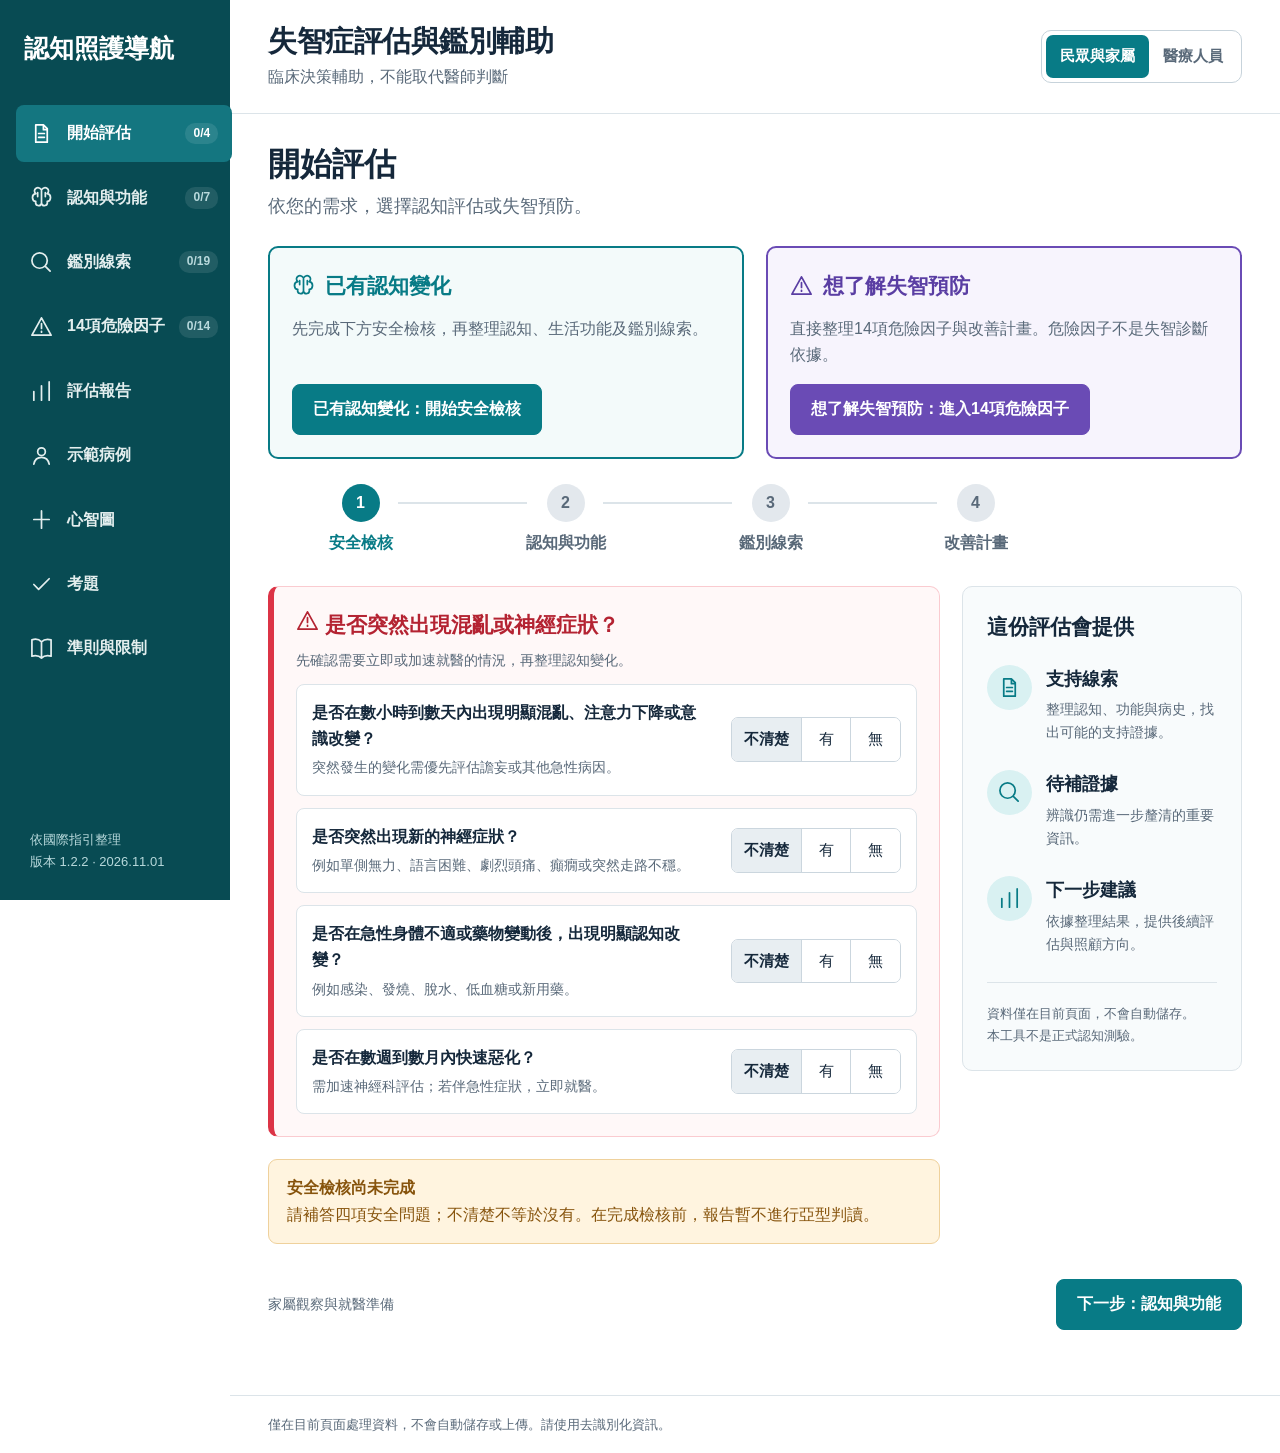
<file: index.html>
<!doctype html>
<html lang="zh-Hant"><head><meta charset="utf-8"><meta name="viewport" content="width=device-width,initial-scale=1"><meta name="description" content="繁體中文認知障礙評估、失智症鑑別與 Lancet 2024 十四項危險因子管理工具"><title>認知照護導航｜失智症評估與鑑別輔助</title><link rel="stylesheet" href="style.css?v=1.2"><script defer src="data.js?v=1.2"></script><script defer src="engine.js?v=1.2.1"></script><script defer src="teach.js?v=1.2.2"></script><script defer src="app.js?v=1.2.2"></script></head>
<body><a class="skip" href="#main">跳至主要內容</a><aside class="sidebar"><div class="brand">認知照護導航</div><nav aria-label="評估章節" id="navigation"></nav><div class="side-foot">依國際指引整理<br>版本 1.2.2 · 2026.11.01</div></aside><div class="workspace"><header><div><h1>失智症評估與鑑別輔助</h1><p>臨床決策輔助，不能取代醫師判斷</p></div><div class="mode" role="group" aria-label="使用模式"><button data-mode="public" aria-pressed="true">民眾與家屬</button><button data-mode="clinical" aria-pressed="false">醫療人員</button></div></header><main id="main" tabindex="-1"></main><footer>僅在目前頁面處理資料，不會自動儲存或上傳。請使用去識別化資訊。<span id="notice" role="status" aria-live="polite"></span></footer></div></body></html>
</file>
<file: style.css>
:root{--teal:#087b86;--deep:#084b53;--ink:#15283b;--muted:#596979;--line:#dce4e9;--pale:#eff8f8;--red:#b42332;--amber:#87540d}*{box-sizing:border-box}body{margin:0;background:#fff;color:var(--ink);font:16px/1.65 -apple-system,BlinkMacSystemFont,"PingFang TC","Microsoft JhengHei",sans-serif}button,input,select,textarea{font:inherit}button{cursor:pointer}button:focus-visible,a:focus-visible,input:focus-visible,select:focus-visible,textarea:focus-visible{outline:3px solid #d4901a;outline-offset:3px}a{color:var(--teal)}.skip{position:fixed;top:-60px;left:12px;z-index:9;background:white;padding:10px}.skip:focus{top:12px}.sidebar{position:fixed;inset:0 auto 0 0;width:230px;background:var(--deep);color:white;padding:28px 16px;display:flex;flex-direction:column}.brand{font-size:25px;font-weight:750;margin:0 8px 36px}.sidebar nav{display:grid;gap:8px}.sidebar button{background:none;border:0;color:#e3eeee;border-radius:8px;text-align:left;padding:15px 14px;display:flex;align-items:center;gap:14px;font-weight:600}.sidebar button.active{background:#147680;color:#fff}.sidebar button:hover{background:#12656e}.side-foot{margin-top:auto;padding:24px 14px 0;color:#b8d9dc;font-size:13px}.workspace{margin-left:230px}header{display:flex;justify-content:space-between;align-items:center;gap:20px;padding:22px 38px;border-bottom:1px solid var(--line)}h1{font-size:29px;line-height:1.35;margin:0 0 3px;letter-spacing:-.5px}header p{margin:0;color:var(--muted)}.mode{display:flex;border:1px solid #c7d3db;padding:4px;border-radius:10px;flex-shrink:0}.mode button{border:0;background:white;color:var(--muted);padding:9px 14px;border-radius:7px;font-size:15px;font-weight:650}.mode button[aria-pressed=true]{background:var(--teal);color:white}main{padding:28px 38px 45px;max-width:1550px;min-height:80vh}h2{font-size:32px;margin:0 0 4px;line-height:1.4}h3{font-size:21px;line-height:1.5;margin:0 0 8px}h4{margin:16px 0 4px}p{margin:6px 0 16px}.lead{color:var(--muted);font-size:18px}.steps{display:flex;margin:25px 0 30px;max-width:800px;gap:20px}.step{flex:1;position:relative;text-align:center;color:var(--muted);font-weight:650}.step:after{content:"";position:absolute;left:70%;width:70%;top:18px;border-top:2px solid var(--line)}.step:last-child:after{display:none}.step b{display:block;width:38px;height:38px;line-height:38px;border-radius:50%;background:#e3e8ed;margin:0 auto 8px}.step.current{color:var(--teal)}.step.current b{background:var(--teal);color:white}.split{display:grid;grid-template-columns:minmax(0,1fr) 280px;gap:22px;align-items:start}.panel{border:1px solid var(--line);border-radius:10px;padding:22px;margin-bottom:22px}.safety{background:#fff8f8;border-color:#facbd0;border-left:6px solid #dc3446}.safety h3{color:var(--red)}.row{padding:16px 0;border-bottom:1px solid var(--line);display:flex;gap:18px;align-items:center;justify-content:space-between}.row:last-child{border-bottom:0}.safety .row{background:white;border:1px solid var(--line);padding:15px;border-radius:8px;margin:12px 0 0}.question{flex:1;min-width:0}.question legend{font-weight:600;padding:0;line-height:1.65}.question p,.hint{font-size:14px;color:var(--muted);margin:4px 0 0}.segmented{display:flex;flex-shrink:0;border:1px solid #cbd6de;border-radius:7px;overflow:hidden}.segmented button{min-width:49px;padding:9px 12px;border:0;border-right:1px solid #cbd6de;background:#fff;font-size:15px;color:var(--ink)}.segmented button:last-child{border-right:0}.segmented button[aria-pressed=true]{background:#e8eef2;font-weight:700}.segmented button[data-value=yes][aria-pressed=true]{background:var(--teal);color:white}.segmented button[data-value=no][aria-pressed=true]{background:#dcefeb;color:#174e43}.row fieldset{border:0;margin:0;padding:0;min-width:0;width:100%;display:flex;align-items:center;justify-content:space-between;gap:20px}.aside-panel{background:#f8fbfc;padding:24px}.aside-item{display:flex;gap:14px;margin:22px 0}.aside-item .circle{background:#d9f1f2;color:var(--teal);width:45px;height:45px;border-radius:50%;display:grid;place-items:center;flex-shrink:0}.aside-item strong{font-size:18px}.aside-item p{font-size:14px;color:var(--muted);margin:4px 0}.privacy{font-size:13px;border-top:1px solid var(--line);padding-top:20px;color:var(--muted)}.alert{background:#fff4df;color:var(--amber);border:1px solid #efd19c;padding:15px 18px;border-radius:9px;margin:15px 0}.alert.danger{background:#fff0f1;border-color:#eeb4bc;color:#9f2030}.alert.info{background:var(--pale);color:#245b62;border-color:#bfdddd}.bottom-actions,.toolbar{display:flex;gap:12px;justify-content:flex-end;align-items:center;flex-wrap:wrap;margin:20px 0}.primary,.secondary{border:1px solid var(--line);border-radius:8px;padding:11px 20px;font-weight:650;background:white;color:var(--ink)}.primary{background:var(--teal);color:white;border-color:var(--teal)}.secondary:hover{background:#f0f5f7}.primary:hover{background:#075e68}.progress{color:var(--muted);font-size:14px;margin-right:auto}.icon{width:23px;height:23px;flex-shrink:0}.form-grid{display:grid;grid-template-columns:repeat(3,minmax(0,1fr));gap:18px;margin:20px 0}.field{display:grid;gap:6px;font-size:14px;font-weight:600}.field input,.field textarea,.field select{width:100%;border:1px solid #cbd6de;border-radius:6px;padding:9px;background:white;color:var(--ink);font-size:15px;font-weight:400}.field textarea{min-height:75px;resize:vertical}.clinical-label{color:var(--teal);font-size:13px;font-weight:650}.risk-item{padding:20px 0;border-bottom:1px solid var(--line)}.risk-item:last-child{border-bottom:0}.risk-header{display:flex;align-items:center;justify-content:space-between;gap:18px}.risk-title{font-size:19px;font-weight:650}.badge{font-size:12px;padding:3px 7px;background:var(--pale);color:#20666b;border-radius:4px;margin-left:10px}.risk-fields{display:grid;grid-template-columns:2fr 1fr 1fr;gap:12px;margin-top:12px}.risk-fields[hidden]{display:none}.risk-item p{color:var(--muted);font-size:14px;margin:8px 0}.metricline{font-size:16px;color:var(--teal);font-weight:650}.result{border-bottom:1px solid var(--line);padding:22px 0}.result:first-child{padding-top:0}.result-head{display:flex;gap:12px;justify-content:space-between;align-items:center}.result-head h3{margin:0}.status{font-size:13px;white-space:nowrap;background:#edf3f5;padding:4px 8px;border-radius:5px;color:#4e6472}.status.on{background:#dff0ed;color:#245f53}.evidence{display:grid;grid-template-columns:1fr 1fr;gap:24px}.evidence ul{padding-left:22px;margin:7px 0;font-size:15px}.evidence li{margin:5px 0}.result-note{font-size:14px;color:var(--muted)}details{margin:12px 0}summary{cursor:pointer;font-weight:650}.sources-list{padding-left:23px}.sources-list li{margin:20px 0}.sources-list p{font-size:14px;color:var(--muted)}.table-wrap{overflow:auto}table{width:100%;border-collapse:collapse;text-align:left;font-size:14px}th,td{padding:12px;border-bottom:1px solid var(--line);vertical-align:top}th{background:#f2f7f8;color:#365561}td{min-width:100px}.answered{border-left:3px solid var(--teal);padding-left:12px}footer{border-top:1px solid var(--line);padding:18px 38px;font-size:13px;color:var(--muted)}#notice{display:block;color:var(--teal)}.print-only{display:none}@media(max-width:1100px){header{align-items:flex-start;flex-direction:column}.split{grid-template-columns:minmax(0,1fr) 230px}.sidebar{width:200px}.workspace{margin-left:200px}main,header{padding-left:24px;padding-right:24px}.brand{font-size:22px}.row fieldset{align-items:flex-start;flex-direction:column;gap:12px}.form-grid{grid-template-columns:1fr 1fr}}@media(max-width:780px){.sidebar{position:static;width:auto;padding:18px}.brand{margin:0 0 14px}.sidebar nav{display:flex;overflow:auto;gap:4px}.sidebar button{padding:9px 12px;white-space:nowrap;font-size:14px}.sidebar .icon,.side-foot{display:none}.workspace{margin-left:0}header{padding:20px}h1{font-size:25px}h2{font-size:28px}main{padding:24px 20px}.split{grid-template-columns:1fr}.aside-panel{display:none}.steps{gap:8px}.step{font-size:13px}.step:after{width:55%}.form-grid,.risk-fields,.evidence{grid-template-columns:1fr}.risk-header{align-items:flex-start;flex-direction:column;gap:10px}.result-head{align-items:flex-start;flex-direction:column}.panel{padding:17px}.toolbar{justify-content:flex-start}.mode button{padding:8px 12px}.bottom-actions .primary{width:100%}footer{padding:18px 20px}}@media print{body{font-size:11pt;color:#000}.sidebar,header,footer,.toolbar,.bottom-actions,.no-print{display:none!important}.workspace{margin:0}main{padding:0;max-width:none}.panel{border:0;padding:0}.print-only{display:block}.result,table tr{break-inside:avoid}.evidence{display:block}.status{white-space:normal}a{color:#000;text-decoration:none}.alert{border:1px solid #888;background:white;color:#000}details:not([open]){display:none}h2{font-size:20pt}.table-wrap{overflow:visible}table{font-size:10pt}td{min-width:0}}

.entry-grid{display:grid;grid-template-columns:repeat(2,minmax(0,1fr));gap:22px;margin-top:24px}.entry-card{display:flex;flex-direction:column;align-items:flex-start;margin-bottom:0}.entry-card h3{display:flex;align-items:center;gap:10px}.entry-card p{color:var(--muted)}.entry-card button{margin-top:auto;max-width:100%}@media(max-width:780px){.entry-grid{grid-template-columns:1fr;gap:14px}.entry-card button{width:100%}}
.sidebar .count{margin-left:auto;font-size:12px;font-weight:600;color:#b8d9dc;background:rgba(255,255,255,.1);border-radius:10px;padding:1px 8px}.sidebar button.active .count{color:#fff}@media(max-width:780px){.sidebar .count{margin-left:6px}}
.sidebar button span:first-of-type{white-space:nowrap}@media(max-width:1100px){.sidebar .icon{display:none}.sidebar button{padding:13px 12px}}
@page{size:A4;margin:14mm 12mm}@media print{.skip{display:none!important}body{line-height:1.5}.lead{display:none}h3{margin-top:12pt}h4{margin:8pt 0 2pt}p{margin:3pt 0 6pt}.panel{margin-bottom:12pt}.result{break-inside:auto;padding:10pt 0}.result-head,h3,h4{break-after:avoid}li,.result-note,.alert{break-inside:avoid}.evidence ul{margin:2pt 0}.evidence li{margin:1pt 0}.result.inactive .evidence,.result.inactive .result-note,.result.inactive details{display:none}.result.inactive{padding:6pt 0}.result.inactive .result-head h3{font-size:12pt}.result.inactive p{margin:2pt 0;font-size:10pt}th,td{padding:5pt 6pt}}
.entry-eval{border:2px solid var(--teal);background:#f3fafa}.entry-eval h3{color:var(--teal)}.entry-prevent{border:2px solid #6a4bb5;background:#f7f4fd}.entry-prevent h3{color:#5a3ea3}.primary.prevent{background:#6a4bb5;border-color:#6a4bb5}.primary.prevent:hover{background:#553896}
.case-think{background:var(--pale);border-radius:7px;padding:9px 12px;color:#245b62}.case-result{display:grid;grid-template-columns:120px minmax(0,1fr);gap:4px 12px;margin:8px 0;font-size:15px}.case-result dt{font-weight:650;color:var(--muted)}.case-result dd{margin:0}.case ul{padding-left:22px;font-size:15px}.case li{margin:5px 0}.case .toolbar{margin:12px 0 0;justify-content:flex-start}@media(max-width:780px){.case-result{grid-template-columns:1fr}.case-result dd{margin-bottom:6px}}
.qz-q{min-width:0;margin:0 0 18px}.qz-q legend{font-weight:650;padding:0 6px}.qz-q .badge{margin:0 8px 0 0}.badge.qz-adv{background:#eee8fb;color:#553896}.qz-stem{margin:4px 0 12px}.qz-opt{display:flex;gap:8px;align-items:flex-start;padding:9px 11px;border:1px solid var(--line);border-radius:7px;margin:7px 0;cursor:pointer}.qz-opt input{margin-top:6px;flex-shrink:0}.qz-opt b{flex-shrink:0}.qz-opt.right{background:#e3f4ee;border-color:#7cc3ab}.qz-opt.wrong{background:#fff0f1;border-color:#eeb4bc}.qz-why{font-size:15px}.qz-why small{color:inherit;opacity:.85}.qz-score{background:var(--pale);border-color:#bfdddd}.qz-num{font-size:34px;font-weight:750;color:var(--teal);line-height:1.4}.qz-sets{justify-content:flex-start}
.mm{position:relative;display:grid;grid-template-columns:minmax(0,1fr) 112px minmax(0,1fr);column-gap:44px;align-items:start}#mm-links{position:absolute;inset:0;width:100%;height:100%;pointer-events:none;overflow:visible}#mm-links path{fill:none;stroke-width:1.6}#mm-links path.left{stroke:#7fb9be}#mm-links path.right{stroke:#b3a1dc}.mm-side{position:relative;min-width:0}.mm-center{position:relative;align-self:center;background:var(--deep);color:white;border-radius:14px;padding:16px 8px;text-align:center;font-weight:750;line-height:1.45}.mm-center small{display:block;color:#b8d9dc;font-weight:400;margin-top:4px}.mm-col{margin:0 0 10px;font-size:17px}.mm-col.left{color:var(--teal)}.mm-col.right{color:#5a3ea3}.mm-branch{margin-bottom:12px}.mm-head{position:relative;display:block;width:100%;text-align:left;padding:9px 30px 9px 12px;line-height:1.4;border:0;border-radius:9px;color:white}.mm-branch.left .mm-head{background:var(--teal)}.mm-branch.left .mm-head:hover{background:#075e68}.mm-branch.right .mm-head{background:#6a4bb5}.mm-branch.right .mm-head:hover{background:#553896}.mm-head::after{content:"▸";position:absolute;right:12px;top:10px}.mm-head[aria-expanded=true]{border-radius:9px 9px 0 0}.mm-head[aria-expanded=true]::after{content:"▾"}.mm-t{display:block;font-weight:650}.mm-s{display:block;font-size:13px;opacity:.92}.mm-leaves{list-style:none;margin:0;padding:8px 11px;font-size:14px;line-height:1.55;border:1px solid var(--line);border-top:0;border-radius:0 0 9px 9px;background:white}.mm-leaves[hidden]{display:none}.mm-leaves li{padding:4px 0;border-bottom:1px dashed var(--line)}.mm-leaves li:last-child{border-bottom:0}@media(max-width:1100px){.mm{grid-template-columns:1fr;row-gap:14px}#mm-links{display:none}.mm-center{order:-1;padding:12px}.mm-center br{display:none}.mm-center small{display:inline;margin-left:8px}}@media print{#mm-links{display:none}.mm{display:block}.mm-center{display:none}.mm-leaves[hidden]{display:block}.mm-head{color:#000;background:none!important;padding:4pt 0}.mm-head::after{display:none}.mm-branch{break-inside:avoid}.case details:not([open]){display:block}}
</file>
